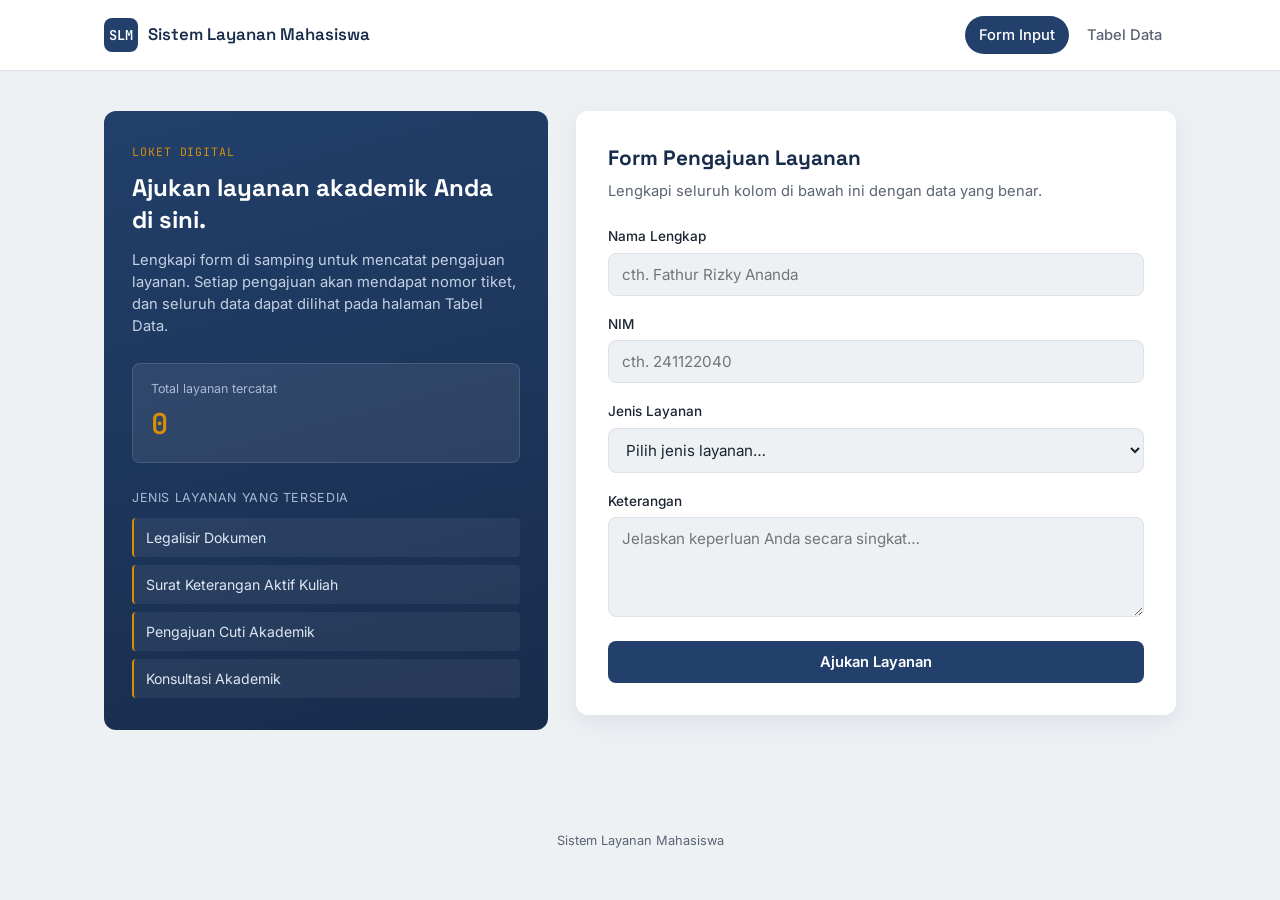
<file: index.html>
<!DOCTYPE html>
<html lang="id">
<head>
  <meta charset="UTF-8" />
  <meta name="viewport" content="width=device-width, initial-scale=1.0" />
  <title>Form Layanan — Sistem Layanan Mahasiswa</title>
  <link rel="preconnect" href="https://fonts.googleapis.com" />
  <link rel="preconnect" href="https://fonts.gstatic.com" crossorigin />
  <link
    href="https://fonts.googleapis.com/css2?family=Space+Grotesk:wght@500;600;700&family=Inter:wght@400;500;600&family=JetBrains+Mono:wght@500;600&display=swap"
    rel="stylesheet"
  />
  <link rel="stylesheet" href="css/style.css" />
</head>
<body>
  <header class="site-header">
    <div class="site-header__inner">
      <a class="brand" href="index.html">
        <span class="brand__mark">SLM</span>
        <span class="brand__text">Sistem Layanan Mahasiswa</span>
      </a>
      <nav class="site-nav">
        <a href="index.html" class="site-nav__link is-active">Form Input</a>
        <a href="data.html" class="site-nav__link">Tabel Data</a>
      </nav>
    </div>
  </header>

  <main class="layout">
    <aside class="info-panel">
      <p class="info-panel__eyebrow">Loket Digital</p>
      <h1 class="info-panel__title">Ajukan layanan akademik Anda di sini.</h1>
      <p class="info-panel__desc">
        Lengkapi form di samping untuk mencatat pengajuan layanan. Setiap
        pengajuan akan mendapat nomor tiket, dan seluruh data dapat dilihat
        pada halaman Tabel Data.
      </p>

      <dl class="info-panel__stats">
        <div>
          <dt>Total layanan tercatat</dt>
          <dd id="stat-total">0</dd>
        </div>
      </dl>

      <p class="info-panel__label">Jenis layanan yang tersedia</p>
      <ul class="info-panel__list">
        <li>Legalisir Dokumen</li>
        <li>Surat Keterangan Aktif Kuliah</li>
        <li>Pengajuan Cuti Akademik</li>
        <li>Konsultasi Akademik</li>
      </ul>
    </aside>

    <section class="form-card">
      <h2 class="form-card__title">Form Pengajuan Layanan</h2>
      <p class="form-card__subtitle">
        Lengkapi seluruh kolom di bawah ini dengan data yang benar.
      </p>

      <div id="form-error" class="form-error" hidden></div>

      <form id="form-layanan" novalidate>
        <div class="field">
          <label for="nama">Nama Lengkap</label>
          <input
            type="text"
            id="nama"
            name="nama"
            placeholder="cth. Fathur Rizky Ananda"
            autocomplete="name"
          />
        </div>

        <div class="field">
          <label for="nim">NIM</label>
          <input
            type="text"
            id="nim"
            name="nim"
            placeholder="cth. 241122040"
            inputmode="numeric"
          />
        </div>

        <div class="field">
          <label for="jenisLayanan">Jenis Layanan</label>
          <select id="jenisLayanan" name="jenisLayanan">
            <option value="" selected disabled>Pilih jenis layanan…</option>
            <option value="Legalisir Dokumen">Legalisir Dokumen</option>
            <option value="Surat Keterangan Aktif Kuliah">
              Surat Keterangan Aktif Kuliah
            </option>
            <option value="Pengajuan Cuti Akademik">
              Pengajuan Cuti Akademik
            </option>
            <option value="Konsultasi Akademik">Konsultasi Akademik</option>
            <option value="Lainnya">Lainnya</option>
          </select>
        </div>

        <div class="field">
          <label for="keterangan">Keterangan</label>
          <textarea
            id="keterangan"
            name="keterangan"
            rows="4"
            placeholder="Jelaskan keperluan Anda secara singkat…"
          ></textarea>
        </div>

        <button type="submit" class="btn btn-primary">Ajukan Layanan</button>
      </form>

      <div
        id="ticket-confirmation"
        class="ticket-confirmation"
        hidden
      ></div>
    </section>
  </main>

  <footer class="site-footer">
    <p>Sistem Layanan Mahasiswa</p>
  </footer>

  <script src="js/storage.js"></script>
  <script src="js/form.js"></script>
</body>
</html>
</file>
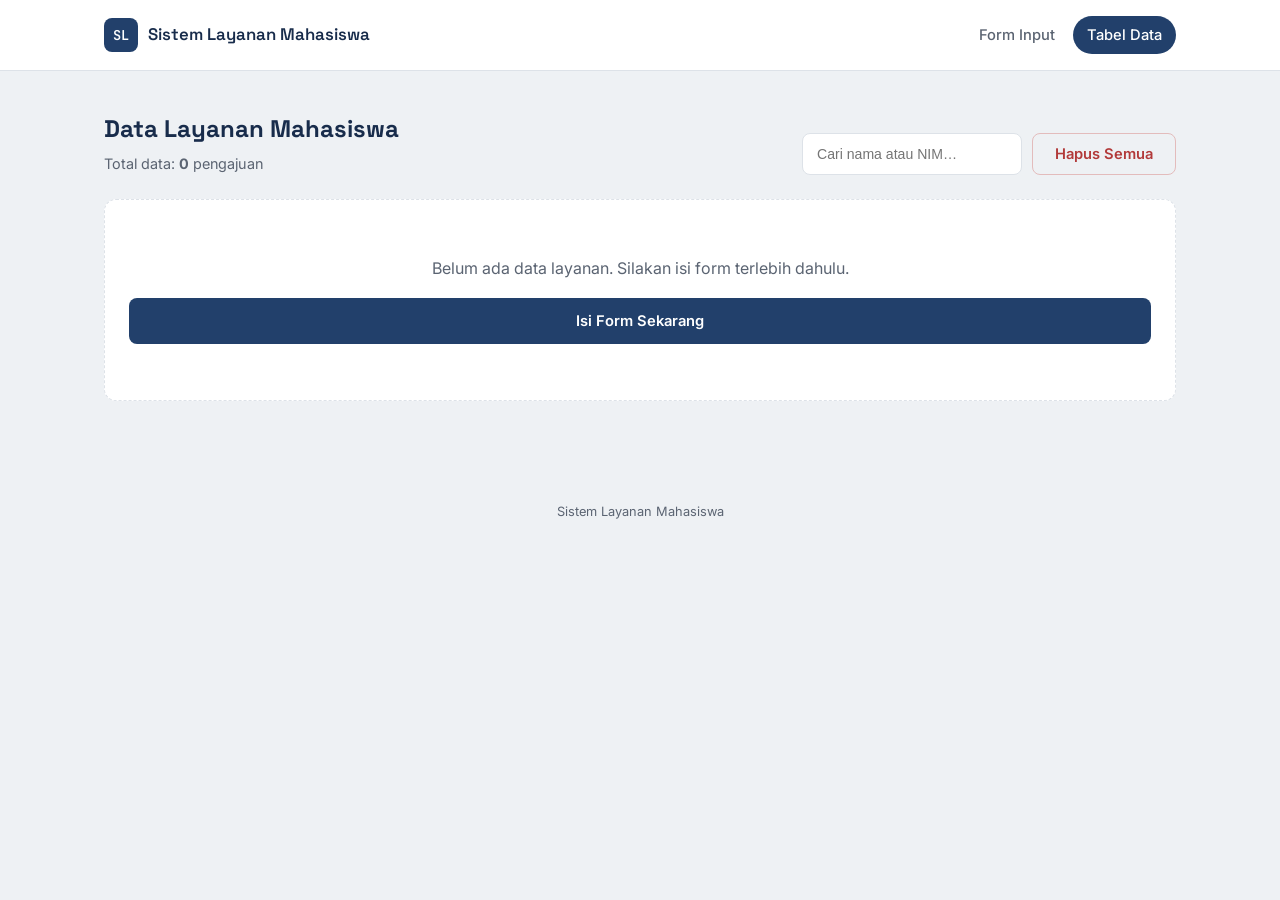
<file: data.html>
<!DOCTYPE html>
<html lang="id">
<head>
  <meta charset="UTF-8" />
  <meta name="viewport" content="width=device-width, initial-scale=1.0" />
  <title>Tabel Data — Sistem Layanan Mahasiswa</title>
  <link rel="preconnect" href="https://fonts.googleapis.com" />
  <link rel="preconnect" href="https://fonts.gstatic.com" crossorigin />
  <link
    href="https://fonts.googleapis.com/css2?family=Space+Grotesk:wght@500;600;700&family=Inter:wght@400;500;600&family=JetBrains+Mono:wght@500;600&display=swap"
    rel="stylesheet"
  />
  <link rel="stylesheet" href="css/style.css" />
</head>
<body>
  <header class="site-header">
    <div class="site-header__inner">
      <a class="brand" href="index.html">
        <span class="brand__mark">SL</span>
        <span class="brand__text">Sistem Layanan Mahasiswa</span>
      </a>
      <nav class="site-nav">
        <a href="index.html" class="site-nav__link">Form Input</a>
        <a href="data.html" class="site-nav__link is-active">Tabel Data</a>
      </nav>
    </div>
  </header>

  <main class="table-page">
    <div class="table-page__header">
      <div>
        <h1>Data Layanan Mahasiswa</h1>
        <p class="muted">
          Total data: <strong id="stat-total">0</strong> pengajuan
        </p>
      </div>
      <div class="table-toolbar">
        <input
          type="search"
          id="search-input"
          placeholder="Cari nama atau NIM…"
          aria-label="Cari data"
        />
        <button id="btn-clear-all" class="btn btn-danger-outline">
          Hapus Semua
        </button>
      </div>
    </div>

    <div id="table-wrapper" class="table-wrapper" hidden>
      <table>
        <thead>
          <tr>
            <th>No. Tiket</th>
            <th>Nama</th>
            <th>NIM</th>
            <th>Jenis Layanan</th>
            <th>Keterangan</th>
            <th>Waktu</th>
            <th aria-label="Aksi"></th>
          </tr>
        </thead>
        <tbody id="table-body"></tbody>
      </table>
    </div>

    <div id="empty-state" class="empty-state">
      <p>Belum ada data layanan. Silakan isi form terlebih dahulu.</p>
      <a href="index.html" class="btn btn-primary">Isi Form Sekarang</a>
    </div>
  </main>

  <footer class="site-footer">
    <p>Sistem Layanan Mahasiswa</p>
  </footer>

  <script src="js/storage.js"></script>
  <script src="js/table.js"></script>
</body>
</html>
</file>
<file: css/style.css>
:root {
  /* Warna */
  --ink: #1b2430;
  --ink-soft: #5b6472;
  --paper: #ffffff;
  --bg: #eef1f4;
  --navy: #22406b;
  --navy-deep: #182c4b;
  --amber: #d98e04;
  --amber-soft: #fbeed2;
  --sage: #2f7d5c;
  --sage-soft: #e2f2ea;
  --danger: #b23a3a;
  --line: #dde2e8;

  /* Tipografi */
  --font-display: "Space Grotesk", "Segoe UI", sans-serif;
  --font-body: "Inter", "Segoe UI", sans-serif;
  --font-mono: "JetBrains Mono", "Courier New", monospace;

  /* Lainnya */
  --radius: 12px;
  --radius-sm: 8px;
  --shadow: 0 8px 24px rgba(24, 44, 75, 0.08);
}

* {
  box-sizing: border-box;
}

html,
body {
  margin: 0;
  padding: 0;
}

body {
  background: var(--bg);
  color: var(--ink);
  font-family: var(--font-body);
  line-height: 1.5;
  -webkit-font-smoothing: antialiased;
}

h1,
h2,
h3 {
  font-family: var(--font-display);
  margin: 0;
  color: var(--navy-deep);
}

a {
  color: inherit;
}

button {
  font-family: inherit;
}

:focus-visible {
  outline: 2px solid var(--amber);
  outline-offset: 2px;
}

/* ---------- Header & Navigasi ---------- */

.site-header {
  background: var(--paper);
  border-bottom: 1px solid var(--line);
  position: sticky;
  top: 0;
  z-index: 10;
}

.site-header__inner {
  max-width: 1120px;
  margin: 0 auto;
  padding: 16px 24px;
  display: flex;
  align-items: center;
  justify-content: space-between;
  gap: 16px;
  flex-wrap: wrap;
}

.brand {
  display: flex;
  align-items: center;
  gap: 10px;
  text-decoration: none;
  color: var(--navy-deep);
}

.brand__mark {
  display: grid;
  place-items: center;
  width: 34px;
  height: 34px;
  border-radius: var(--radius-sm);
  background: var(--navy);
  color: #fff;
  font-family: var(--font-mono);
  font-weight: 600;
  font-size: 0.85rem;
}

.brand__text {
  font-family: var(--font-display);
  font-weight: 600;
  font-size: 1.05rem;
}

.site-nav {
  display: flex;
  gap: 4px;
}

.site-nav__link {
  text-decoration: none;
  color: var(--ink-soft);
  font-weight: 500;
  font-size: 0.92rem;
  padding: 8px 14px;
  border-radius: 999px;
  transition: background 0.15s ease, color 0.15s ease;
}

.site-nav__link:hover {
  background: var(--bg);
  color: var(--ink);
}

.site-nav__link.is-active {
  background: var(--navy);
  color: #fff;
}

/* ---------- Layout halaman Form ---------- */

.layout {
  max-width: 1120px;
  margin: 0 auto;
  padding: 40px 24px 64px;
  display: grid;
  grid-template-columns: 0.85fr 1.15fr;
  gap: 28px;
  align-items: start;
}

.info-panel {
  background: linear-gradient(165deg, var(--navy) 0%, var(--navy-deep) 100%);
  color: #eaf0f8;
  border-radius: var(--radius);
  padding: 32px 28px;
  position: sticky;
  top: 88px;
}

.info-panel__eyebrow {
  font-family: var(--font-mono);
  text-transform: uppercase;
  letter-spacing: 0.08em;
  font-size: 0.72rem;
  color: var(--amber);
  margin: 0 0 12px;
}

.info-panel__title {
  font-size: 1.5rem;
  line-height: 1.3;
  color: #fff;
}

.info-panel__desc {
  font-size: 0.92rem;
  color: #c4d1e3;
  margin: 14px 0 26px;
}

.info-panel__stats {
  margin: 0 0 26px;
  padding: 16px 18px;
  background: rgba(255, 255, 255, 0.08);
  border-radius: var(--radius-sm);
  border: 1px solid rgba(255, 255, 255, 0.12);
}

.info-panel__stats dt {
  font-size: 0.78rem;
  color: #a9bbd4;
}

.info-panel__stats dd {
  margin: 4px 0 0;
  font-family: var(--font-mono);
  font-size: 1.8rem;
  font-weight: 600;
  color: var(--amber);
}

.info-panel__label {
  font-size: 0.78rem;
  color: #a9bbd4;
  margin: 0 0 10px;
  text-transform: uppercase;
  letter-spacing: 0.05em;
}

.info-panel__list {
  list-style: none;
  margin: 0;
  padding: 0;
  display: flex;
  flex-direction: column;
  gap: 8px;
}

.info-panel__list li {
  font-size: 0.88rem;
  padding: 9px 12px;
  background: rgba(255, 255, 255, 0.06);
  border-left: 2px solid var(--amber);
  border-radius: 4px;
  color: #dde6f2;
}

/* ---------- Kartu Form ---------- */

.form-card {
  background: var(--paper);
  border-radius: var(--radius);
  padding: 32px;
  box-shadow: var(--shadow);
}

.form-card__title {
  font-size: 1.3rem;
}

.form-card__subtitle {
  color: var(--ink-soft);
  font-size: 0.92rem;
  margin: 6px 0 24px;
}

.form-error {
  background: #fbeaea;
  border: 1px solid #f0c6c6;
  color: var(--danger);
  padding: 12px 14px;
  border-radius: var(--radius-sm);
  font-size: 0.88rem;
  margin-bottom: 18px;
}

.field {
  margin-bottom: 18px;
}

.field label {
  display: block;
  font-size: 0.85rem;
  font-weight: 500;
  margin-bottom: 6px;
  color: var(--ink);
}

.field input,
.field select,
.field textarea {
  width: 100%;
  padding: 11px 13px;
  font-size: 0.95rem;
  font-family: inherit;
  color: var(--ink);
  background: var(--bg);
  border: 1px solid var(--line);
  border-radius: var(--radius-sm);
  transition: border-color 0.15s ease, background 0.15s ease;
}

.field input:focus,
.field select:focus,
.field textarea:focus {
  outline: none;
  border-color: var(--navy);
  background: var(--paper);
}

.field textarea {
  resize: vertical;
  min-height: 90px;
}

/* ---------- Tombol ---------- */

.btn {
  display: inline-flex;
  align-items: center;
  justify-content: center;
  gap: 8px;
  padding: 11px 22px;
  font-size: 0.92rem;
  font-weight: 600;
  border-radius: var(--radius-sm);
  border: 1px solid transparent;
  cursor: pointer;
  text-decoration: none;
  transition: transform 0.1s ease, background 0.15s ease, box-shadow 0.15s ease;
}

.btn:active {
  transform: translateY(1px);
}

.btn-primary {
  background: var(--navy);
  color: #fff;
  width: 100%;
}

.btn-primary:hover {
  background: var(--navy-deep);
}

.btn-secondary {
  background: var(--amber-soft);
  color: #7a5504;
  margin-top: 14px;
}

.btn-secondary:hover {
  background: #f6e2b0;
}

.btn-danger-outline {
  background: transparent;
  color: var(--danger);
  border-color: #e3bcbc;
}

.btn-danger-outline:hover {
  background: #fbeaea;
}

/* ---------- Tiket Konfirmasi (elemen signature) ---------- */

.ticket-confirmation {
  margin-top: 28px;
  animation: fadeIn 0.25s ease;
}

@keyframes fadeIn {
  from {
    opacity: 0;
    transform: translateY(6px);
  }
  to {
    opacity: 1;
    transform: translateY(0);
  }
}

.ticket-stub {
  position: relative;
  background: var(--bg);
  border: 1px dashed #b9c3d0;
  border-radius: var(--radius);
  padding: 22px 24px;
  text-align: center;
}

.ticket-stub::before,
.ticket-stub::after {
  content: "";
  position: absolute;
  width: 20px;
  height: 20px;
  background: var(--paper);
  border: 1px solid var(--line);
  border-radius: 50%;
  top: 50%;
  transform: translateY(-50%);
}

.ticket-stub::before {
  left: -11px;
}

.ticket-stub::after {
  right: -11px;
}

.ticket-label {
  margin: 0;
  font-size: 0.78rem;
  text-transform: uppercase;
  letter-spacing: 0.06em;
  color: var(--ink-soft);
}

.ticket-number {
  font-family: var(--font-mono);
  font-size: 2rem;
  font-weight: 600;
  color: var(--navy);
  margin: 4px 0 16px;
  letter-spacing: 0.03em;
}

.ticket-detail {
  display: grid;
  grid-template-columns: auto 1fr;
  gap: 6px 14px;
  text-align: left;
  max-width: 320px;
  margin: 0 auto 18px;
  padding-top: 16px;
  border-top: 1px dashed #b9c3d0;
}

.ticket-detail dt {
  font-size: 0.8rem;
  color: var(--ink-soft);
}

.ticket-detail dd {
  margin: 0;
  font-size: 0.86rem;
  font-weight: 500;
}

/* ---------- Halaman Tabel ---------- */

.table-page {
  max-width: 1120px;
  margin: 0 auto;
  padding: 40px 24px 64px;
}

.table-page__header {
  display: flex;
  justify-content: space-between;
  align-items: flex-end;
  flex-wrap: wrap;
  gap: 16px;
  margin-bottom: 24px;
}

.table-page__header h1 {
  font-size: 1.5rem;
}

.muted {
  color: var(--ink-soft);
  font-size: 0.9rem;
  margin: 6px 0 0;
}

.table-toolbar {
  display: flex;
  gap: 10px;
}

.table-toolbar input[type="search"] {
  padding: 10px 14px;
  border: 1px solid var(--line);
  border-radius: var(--radius-sm);
  font-size: 0.88rem;
  min-width: 220px;
  background: var(--paper);
}

.table-toolbar input[type="search"]:focus {
  outline: none;
  border-color: var(--navy);
}

.table-wrapper {
  background: var(--paper);
  border-radius: var(--radius);
  box-shadow: var(--shadow);
  overflow-x: auto;
}

table {
  width: 100%;
  border-collapse: collapse;
  min-width: 720px;
}

thead th {
  text-align: left;
  font-size: 0.74rem;
  text-transform: uppercase;
  letter-spacing: 0.05em;
  color: var(--ink-soft);
  padding: 14px 18px;
  border-bottom: 1px solid var(--line);
  white-space: nowrap;
}

tbody td {
  padding: 14px 18px;
  border-bottom: 1px solid var(--line);
  font-size: 0.88rem;
  vertical-align: top;
}

tbody tr:last-child td {
  border-bottom: none;
}

tbody tr:hover {
  background: var(--bg);
}

.ticket-badge {
  font-family: var(--font-mono);
  font-size: 0.8rem;
  font-weight: 600;
  color: var(--navy);
  background: #e7ecf3;
  padding: 4px 9px;
  border-radius: 6px;
  border-left: 3px solid var(--amber);
  white-space: nowrap;
}

.pill {
  display: inline-block;
  font-size: 0.78rem;
  font-weight: 500;
  color: var(--sage);
  background: var(--sage-soft);
  padding: 4px 10px;
  border-radius: 999px;
  white-space: nowrap;
}

.btn-icon {
  width: 30px;
  height: 30px;
  border-radius: 50%;
  border: 1px solid var(--line);
  background: var(--paper);
  color: var(--danger);
  cursor: pointer;
  font-size: 0.85rem;
  line-height: 1;
  transition: background 0.15s ease, border-color 0.15s ease;
}

.btn-icon:hover {
  background: #fbeaea;
  border-color: #e3bcbc;
}

.empty-state {
  background: var(--paper);
  border: 1px dashed var(--line);
  border-radius: var(--radius);
  padding: 56px 24px;
  text-align: center;
  color: var(--ink-soft);
}

.empty-state p {
  margin: 0 0 18px;
}

.empty-state .btn {
  display: inline-flex;
}

/* ---------- Footer ---------- */

.site-footer {
  text-align: center;
  color: var(--ink-soft);
  font-size: 0.8rem;
  padding: 24px;
}

/* ---------- Responsif ---------- */

@media (max-width: 900px) {
  .layout {
    grid-template-columns: 1fr;
  }

  .info-panel {
    position: static;
  }
}

@media (max-width: 600px) {
  .site-header__inner {
    padding: 14px 18px;
  }

  .brand__text {
    font-size: 0.92rem;
  }

  .layout,
  .table-page {
    padding: 24px 16px 48px;
  }

  .form-card {
    padding: 22px;
  }

  .table-page__header {
    flex-direction: column;
    align-items: stretch;
  }

  .table-toolbar {
    flex-direction: column;
  }

  .table-toolbar input[type="search"] {
    min-width: 0;
  }

  .ticket-number {
    font-size: 1.6rem;
  }
}

@media (prefers-reduced-motion: reduce) {
  * {
    animation: none !important;
    transition: none !important;
  }
}
</file>
